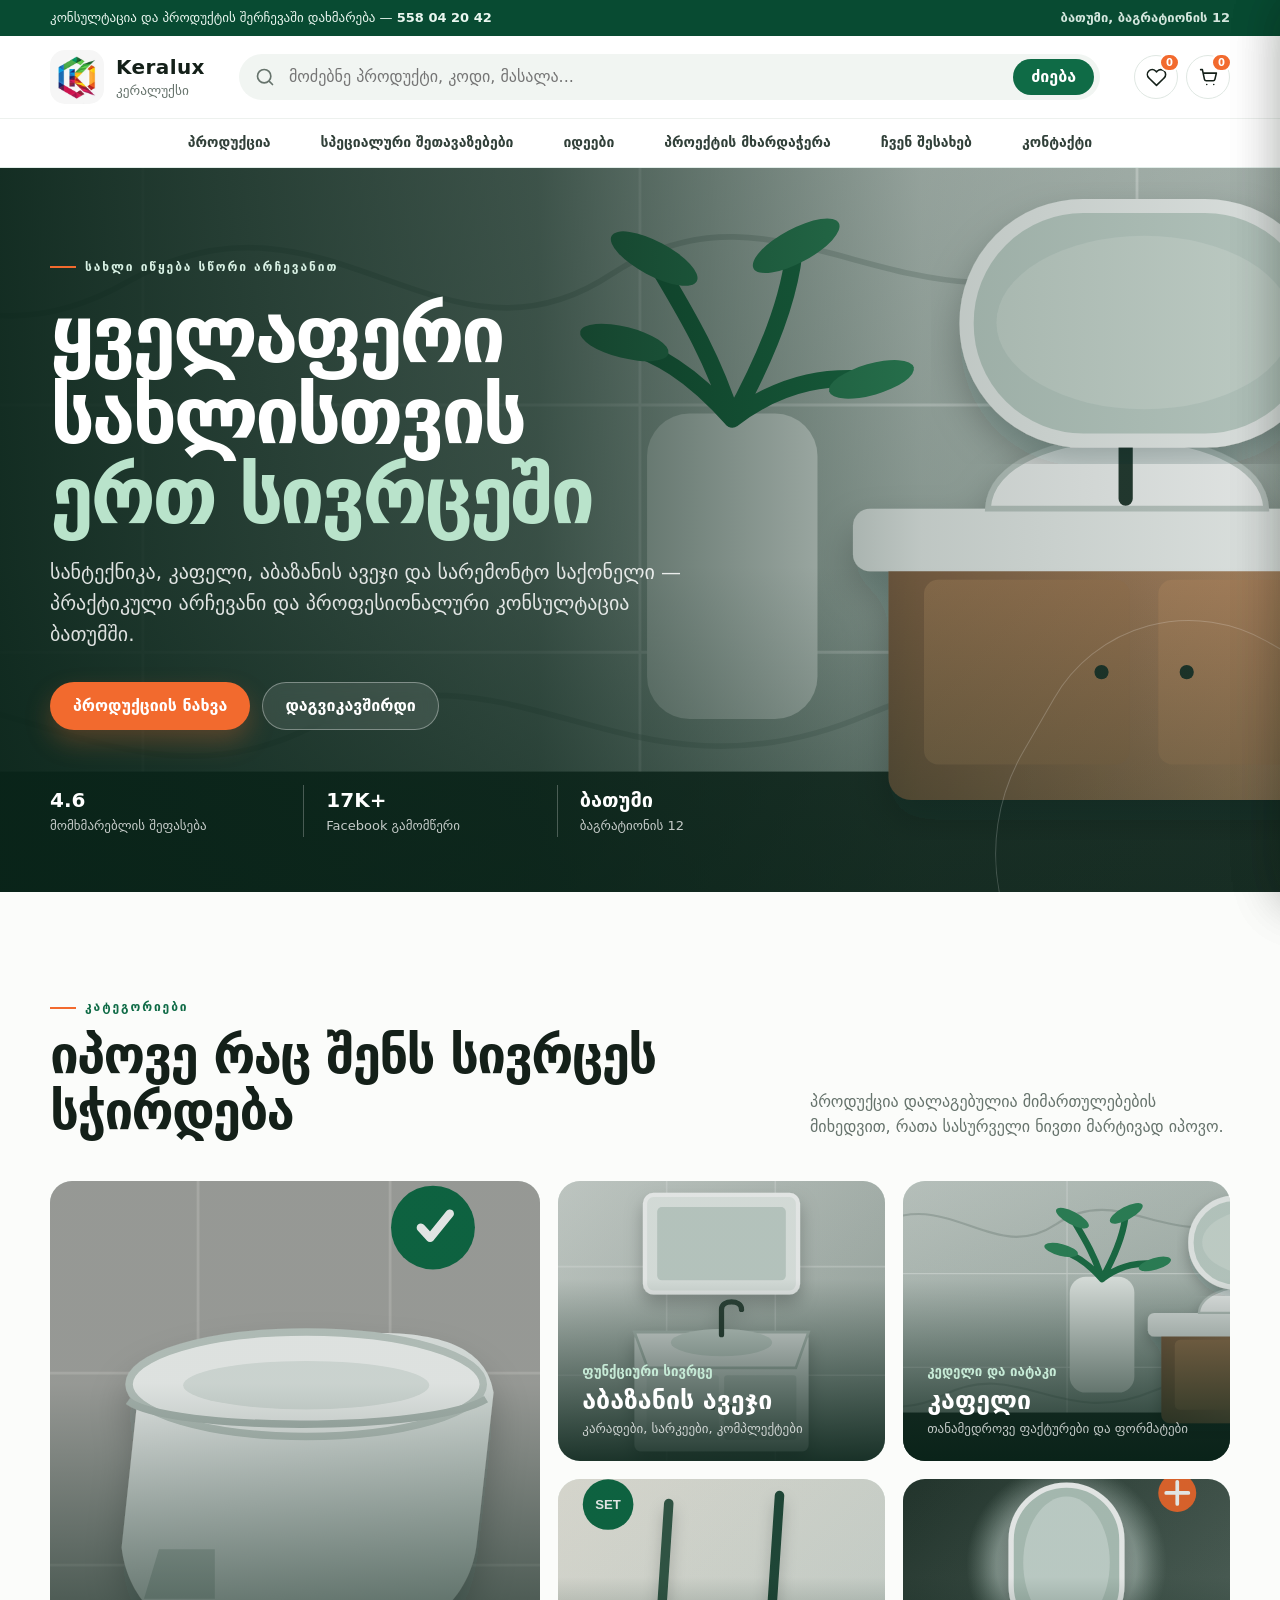
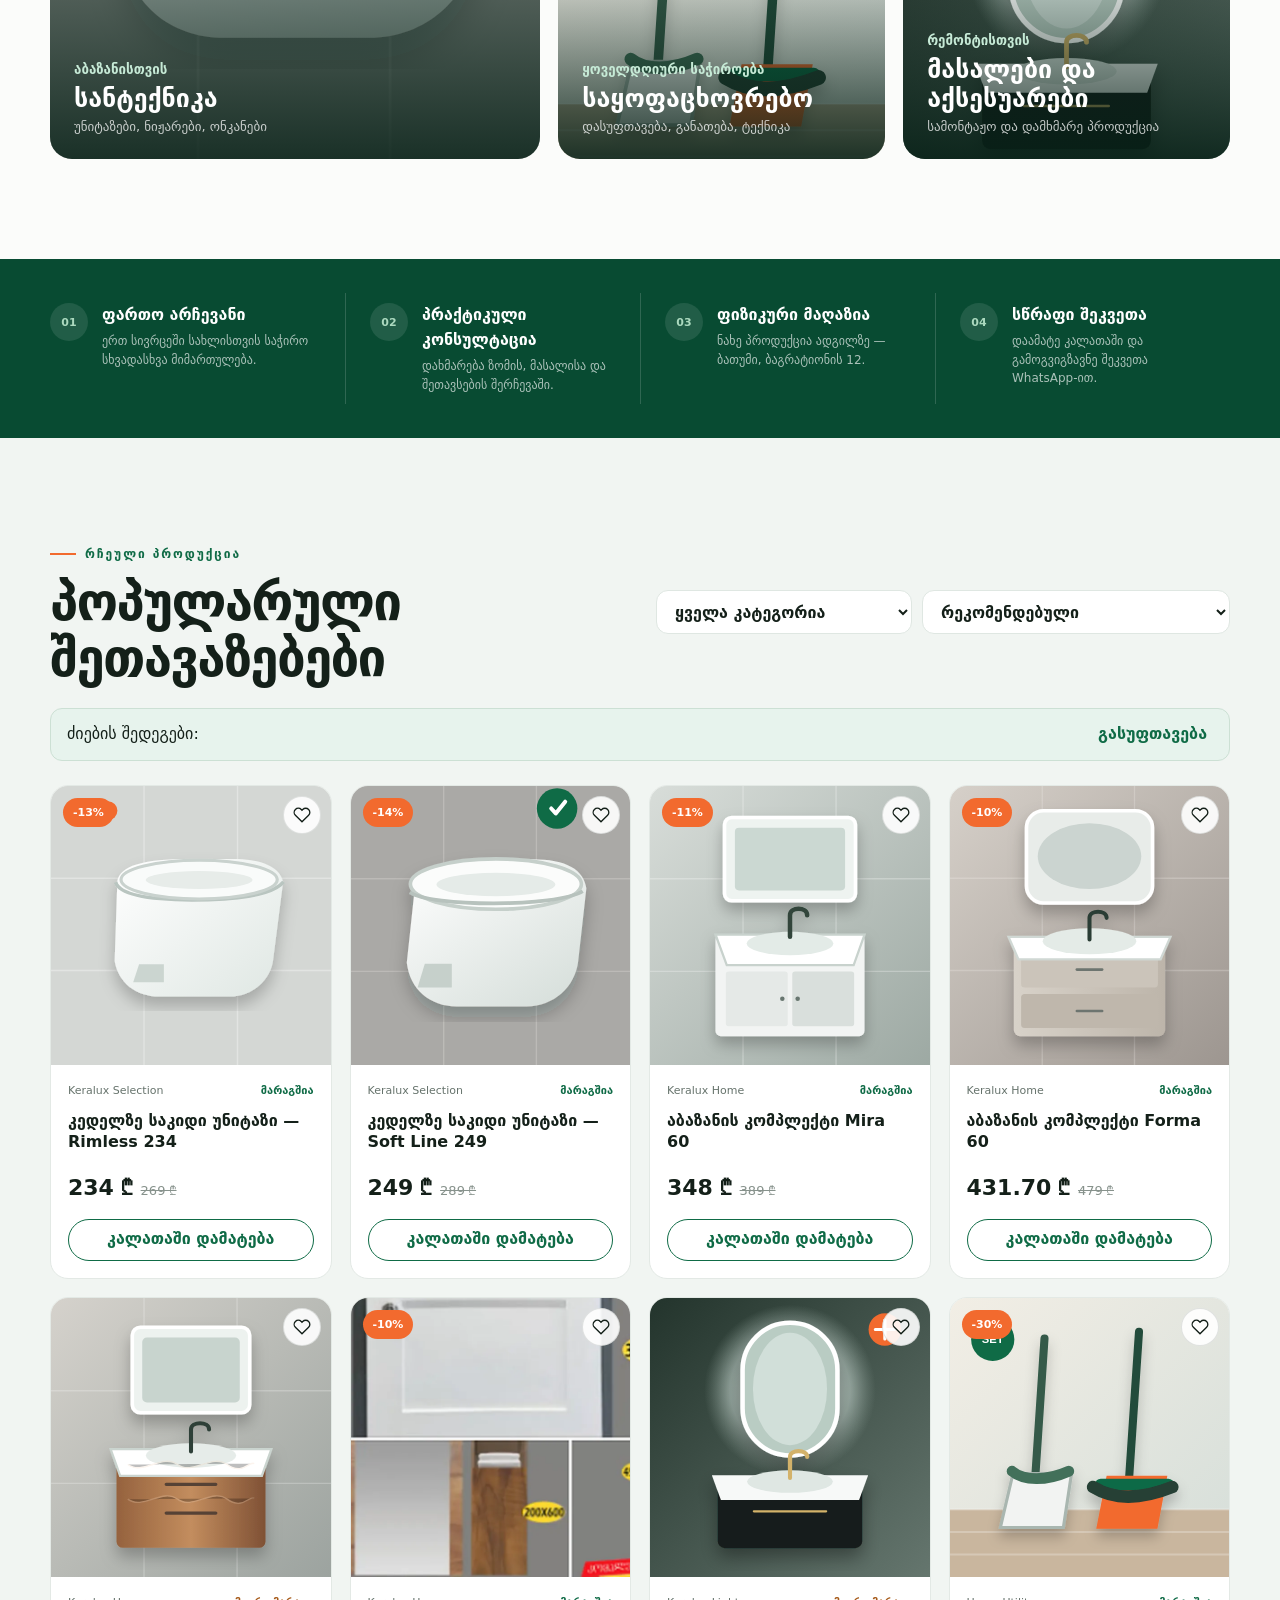
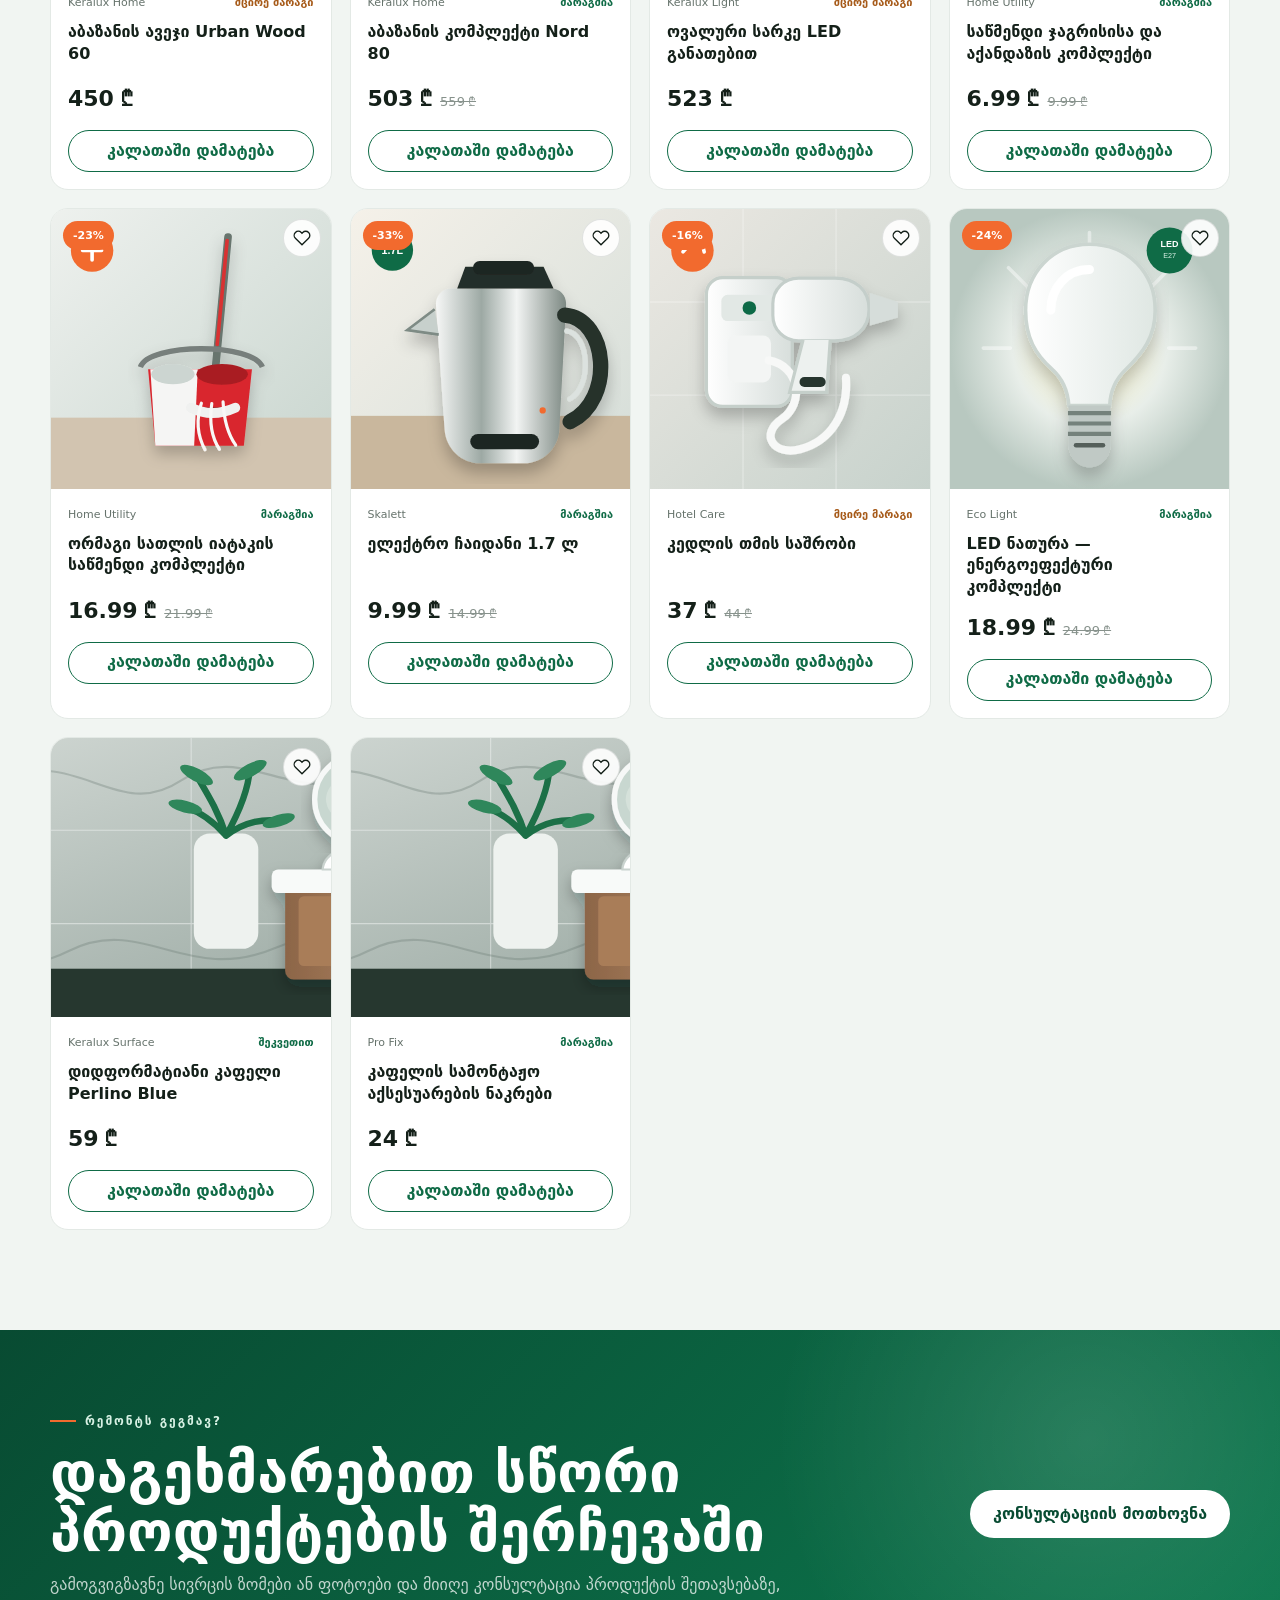
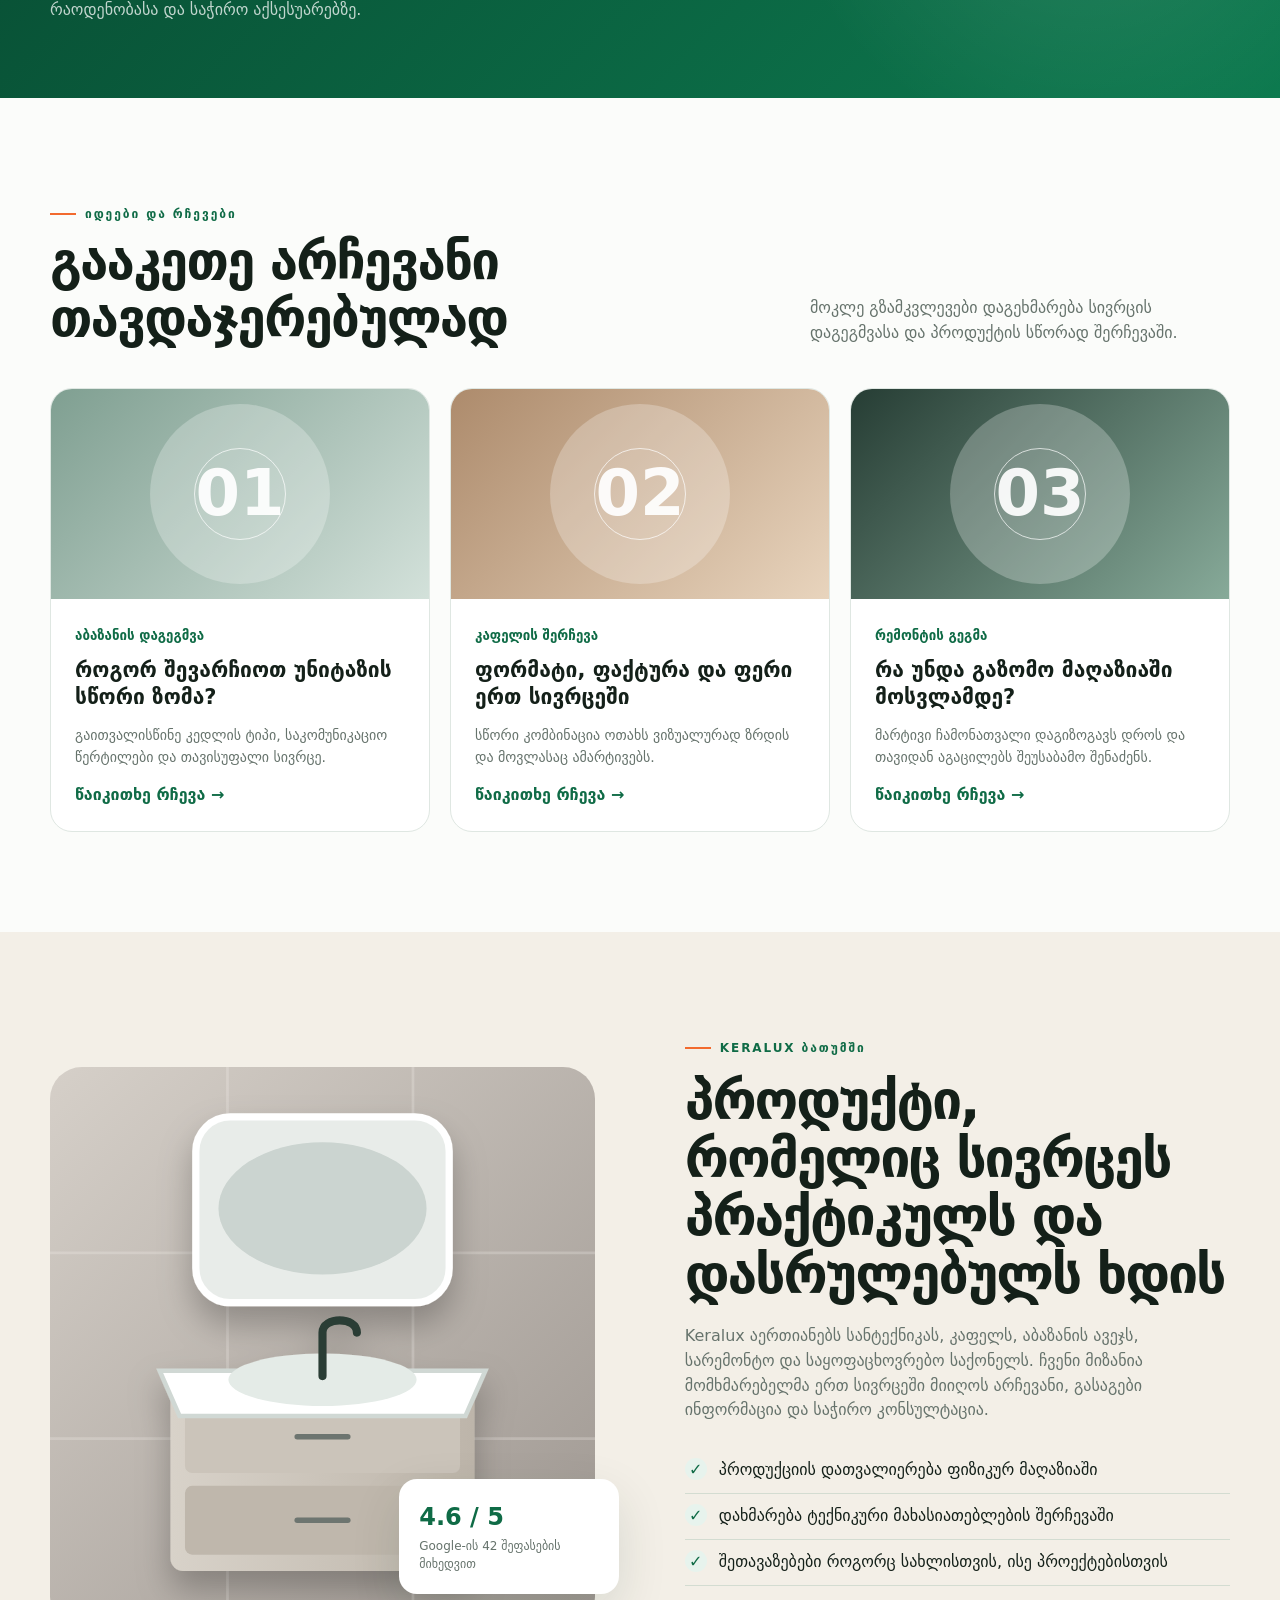
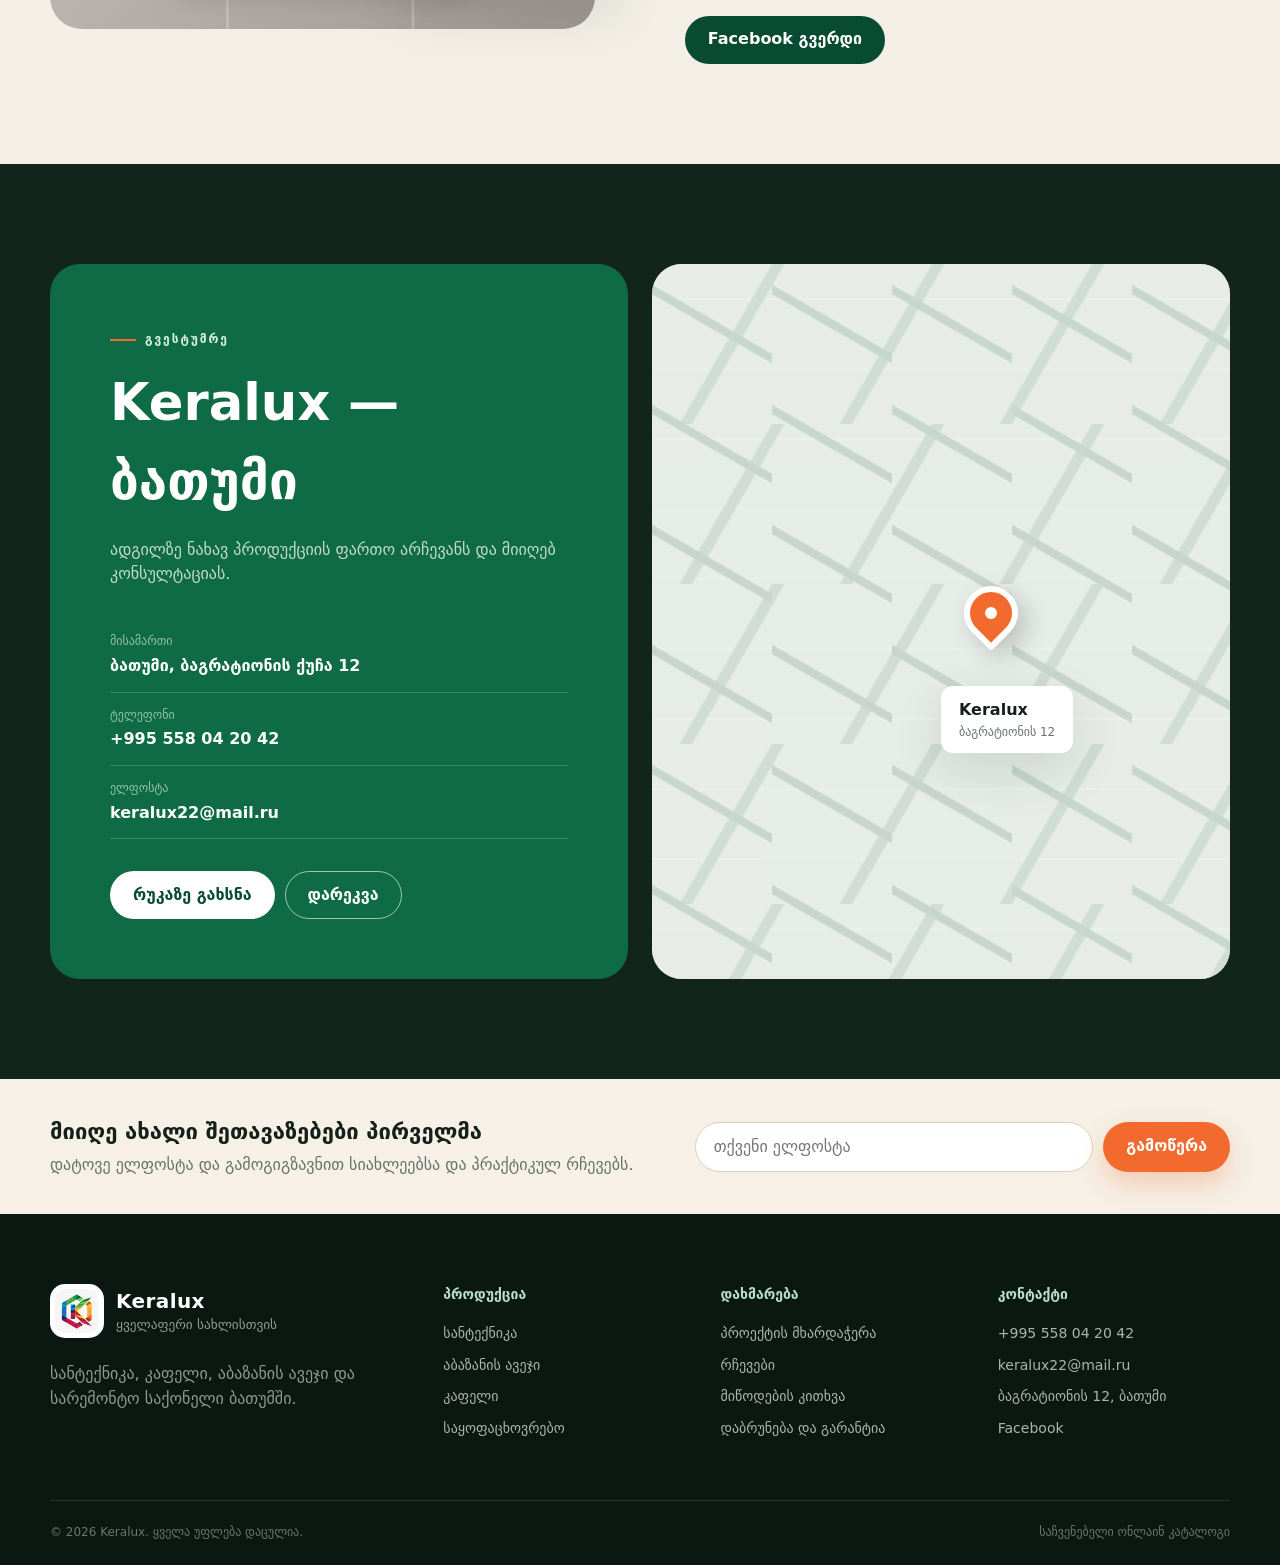
<file: index.html>
<!doctype html>
<html lang="ka">
<head>
  <meta charset="utf-8">
  <meta name="viewport" content="width=device-width, initial-scale=1">
  <meta name="theme-color" content="#0f6b46">
  <meta name="description" content="Keralux — სანტექნიკა, კაფელი, აბაზანის ავეჯი და სარემონტო საქონელი ბათუმში, ბაგრატიონის 12-ში.">
  <meta name="keywords" content="Keralux, კერალუქსი, სანტექნიკა ბათუმში, კაფელი, უნიტაზი, ნიჟარა, აბაზანის ავეჯი, სარემონტო მასალები">
  <meta property="og:title" content="Keralux — ყველაფერი სახლისთვის ერთ სივრცეში">
  <meta property="og:description" content="სანტექნიკა, კაფელი, აბაზანის ავეჯი და სარემონტო საქონელი ბათუმში.">
  <meta property="og:type" content="website">
  <meta property="og:image" content="assets/logo.svg">
  <title>Keralux — სანტექნიკა და სარემონტო საქონელი ბათუმში</title>
  <link rel="icon" href="assets/logo.svg" type="image/svg+xml">
  <link rel="manifest" href="manifest.webmanifest">
  <link rel="stylesheet" href="styles.css">
  <script type="application/ld+json">
  {
    "@context": "https://schema.org",
    "@type": "HomeAndConstructionBusiness",
    "name": "Keralux",
    "alternateName": "კერალუქსი",
    "image": "assets/logo.svg",
    "telephone": "+995558042042",
    "email": "keralux22@mail.ru",
    "priceRange": "₾",
    "address": {
      "@type": "PostalAddress",
      "streetAddress": "ბაგრატიონის ქუჩა 12",
      "addressLocality": "ბათუმი",
      "addressCountry": "GE"
    },
    "geo": {
      "@type": "GeoCoordinates",
      "latitude": 41.6393298,
      "longitude": 41.6513055
    },
    "sameAs": ["https://www.facebook.com/keraluxbatumi"]
  }
  </script>
</head>
<body>
  <a class="skip-link" href="#main">მთავარ შინაარსზე გადასვლა</a>

  <div class="announcement" role="region" aria-label="საინფორმაციო ზოლი">
    <div class="container announcement__inner">
      <p>კონსულტაცია და პროდუქტის შერჩევაში დახმარება — <a href="tel:+995558042042">558 04 20 42</a></p>
      <a class="announcement__map" href="https://maps.app.goo.gl/PQPqKfvnv5aGLSYRA" target="_blank" rel="noopener">ბათუმი, ბაგრატიონის 12</a>
    </div>
  </div>

  <header class="site-header" id="siteHeader">
    <div class="container header__row">
      <a class="brand" href="#top" aria-label="Keralux — მთავარი გვერდი">
        <img src="assets/logo.svg" alt="Keralux-ის ლოგო" width="56" height="56">
        <span><strong>Keralux</strong><small>კერალუქსი</small></span>
      </a>

      <form class="search" id="searchForm" role="search">
        <label class="sr-only" for="siteSearch">პროდუქტის ძიება</label>
        <svg aria-hidden="true" viewBox="0 0 24 24"><path d="m21 21-4.35-4.35m2.35-5.65a8 8 0 1 1-16 0 8 8 0 0 1 16 0Z"/></svg>
        <input id="siteSearch" type="search" autocomplete="off" placeholder="მოძებნე პროდუქტი, კოდი, მასალა...">
        <button type="submit">ძიება</button>
      </form>

      <div class="header__actions">
        <button class="icon-button" id="wishlistButton" aria-label="რჩეულები" aria-controls="wishlistPanel">
          <svg aria-hidden="true" viewBox="0 0 24 24"><path d="M20.8 4.6a5.5 5.5 0 0 0-7.8 0L12 5.6l-1-1a5.5 5.5 0 0 0-7.8 7.8l1 1L12 21l7.8-7.6 1-1a5.5 5.5 0 0 0 0-7.8Z"/></svg>
          <span class="badge" id="wishlistCount">0</span>
        </button>
        <button class="icon-button" id="cartButton" aria-label="კალათა" aria-controls="cartDrawer">
          <svg aria-hidden="true" viewBox="0 0 24 24"><path d="M3 3h2l2.4 11.2a2 2 0 0 0 2 1.6h7.9a2 2 0 0 0 2-1.6L21 7H7m3 13h.01M18 20h.01"/></svg>
          <span class="badge" id="cartCount">0</span>
        </button>
        <button class="menu-button" id="menuButton" aria-expanded="false" aria-controls="mobileMenu" aria-label="მენიუს გახსნა">
          <span></span><span></span><span></span>
        </button>
      </div>
    </div>

    <nav class="desktop-nav" aria-label="მთავარი ნავიგაცია">
      <div class="container nav__inner">
        <a href="#categories">პროდუქცია</a>
        <a href="#featured">სპეციალური შეთავაზებები</a>
        <a href="#ideas">იდეები</a>
        <a href="#projectSupport">პროექტის მხარდაჭერა</a>
        <a href="#about">ჩვენ შესახებ</a>
        <a href="#contact">კონტაქტი</a>
      </div>
    </nav>

    <nav class="mobile-nav" id="mobileMenu" aria-label="მობილური ნავიგაცია" hidden>
      <a href="#categories">პროდუქცია</a>
      <a href="#featured">შეთავაზებები</a>
      <a href="#ideas">იდეები</a>
      <a href="#projectSupport">პროექტის მხარდაჭერა</a>
      <a href="#about">ჩვენ შესახებ</a>
      <a href="#contact">კონტაქტი</a>
    </nav>
  </header>

  <main id="main">
    <section class="hero" id="top">
      <div class="hero__image" aria-hidden="true"></div>
      <div class="hero__overlay"></div>
      <div class="container hero__content">
        <span class="eyebrow">სახლი იწყება სწორი არჩევანით</span>
        <h1>ყველაფერი სახლისთვის<br><span>ერთ სივრცეში</span></h1>
        <p>სანტექნიკა, კაფელი, აბაზანის ავეჯი და სარემონტო საქონელი — პრაქტიკული არჩევანი და პროფესიონალური კონსულტაცია ბათუმში.</p>
        <div class="hero__actions">
          <a class="button button--primary" href="#featured">პროდუქციის ნახვა</a>
          <a class="button button--glass" href="tel:+995558042042">დაგვიკავშირდი</a>
        </div>
        <div class="hero__trust" aria-label="მთავარი უპირატესობები">
          <span><b>4.6</b> მომხმარებლის შეფასება</span>
          <span><b>17K+</b> Facebook გამომწერი</span>
          <span><b>ბათუმი</b> ბაგრატიონის 12</span>
        </div>
      </div>
    </section>

    <section class="section categories" id="categories">
      <div class="container">
        <div class="section-heading">
          <div><span class="eyebrow eyebrow--dark">კატეგორიები</span><h2>იპოვე რაც შენს სივრცეს სჭირდება</h2></div>
          <p>პროდუქცია დალაგებულია მიმართულებების მიხედვით, რათა სასურველი ნივთი მარტივად იპოვო.</p>
        </div>
        <div class="category-grid">
          <button class="category-card category-card--large" data-category="სანტექნიკა">
            <img src="assets/toilet-2.svg" alt="თანამედროვე უნიტაზი">
            <span class="category-card__content"><small>აბაზანისთვის</small><strong>სანტექნიკა</strong><em>უნიტაზები, ნიჟარები, ონკანები</em></span>
          </button>
          <button class="category-card" data-category="აბაზანის ავეჯი">
            <img src="assets/cabinet-1.svg" alt="აბაზანის ავეჯი და ნიჟარა">
            <span class="category-card__content"><small>ფუნქციური სივრცე</small><strong>აბაზანის ავეჯი</strong><em>კარადები, სარკეები, კომპლექტები</em></span>
          </button>
          <button class="category-card" data-category="კაფელი">
            <img src="assets/hero.svg" alt="კაფელით მოპირკეთებული ინტერიერი">
            <span class="category-card__content"><small>კედელი და იატაკი</small><strong>კაფელი</strong><em>თანამედროვე ფაქტურები და ფორმატები</em></span>
          </button>
          <button class="category-card" data-category="საყოფაცხოვრებო">
            <img src="assets/broom-set.svg" alt="საყოფაცხოვრებო ნივთები">
            <span class="category-card__content"><small>ყოველდღიური საჭიროება</small><strong>საყოფაცხოვრებო</strong><em>დასუფთავება, განათება, ტექნიკა</em></span>
          </button>
          <button class="category-card" data-category="სარემონტო მასალები">
            <img src="assets/cabinet-5.svg" alt="სარემონტო პროდუქცია">
            <span class="category-card__content"><small>რემონტისთვის</small><strong>მასალები და აქსესუარები</strong><em>სამონტაჟო და დამხმარე პროდუქცია</em></span>
          </button>
        </div>
      </div>
    </section>

    <section class="value-strip" aria-label="Keralux-ის უპირატესობები">
      <div class="container value-grid">
        <article><span>01</span><div><strong>ფართო არჩევანი</strong><p>ერთ სივრცეში სახლისთვის საჭირო სხვადასხვა მიმართულება.</p></div></article>
        <article><span>02</span><div><strong>პრაქტიკული კონსულტაცია</strong><p>დახმარება ზომის, მასალისა და შეთავსების შერჩევაში.</p></div></article>
        <article><span>03</span><div><strong>ფიზიკური მაღაზია</strong><p>ნახე პროდუქცია ადგილზე — ბათუმი, ბაგრატიონის 12.</p></div></article>
        <article><span>04</span><div><strong>სწრაფი შეკვეთა</strong><p>დაამატე კალათაში და გამოგვიგზავნე შეკვეთა WhatsApp-ით.</p></div></article>
      </div>
    </section>

    <section class="section products-section" id="featured">
      <div class="container">
        <div class="section-heading section-heading--products">
          <div><span class="eyebrow eyebrow--dark">რჩეული პროდუქცია</span><h2>პოპულარული შეთავაზებები</h2></div>
          <div class="product-controls">
            <label for="categoryFilter" class="sr-only">კატეგორიის ფილტრი</label>
            <select id="categoryFilter">
              <option value="all">ყველა კატეგორია</option>
              <option value="სანტექნიკა">სანტექნიკა</option>
              <option value="აბაზანის ავეჯი">აბაზანის ავეჯი</option>
              <option value="კაფელი">კაფელი</option>
              <option value="საყოფაცხოვრებო">საყოფაცხოვრებო</option>
              <option value="სარემონტო მასალები">სარემონტო მასალები</option>
            </select>
            <label for="sortProducts" class="sr-only">დალაგება</label>
            <select id="sortProducts">
              <option value="recommended">რეკომენდებული</option>
              <option value="price-asc">ფასი: დაბლიდან</option>
              <option value="price-desc">ფასი: მაღლიდან</option>
              <option value="discount">ყველაზე დიდი ფასდაკლება</option>
            </select>
          </div>
        </div>
        <div class="active-search" id="activeSearch" hidden>
          <span>ძიების შედეგები: <strong id="activeSearchTerm"></strong></span>
          <button id="clearSearch">გასუფთავება</button>
        </div>
        <div class="product-grid" id="productGrid" aria-live="polite"></div>
        <div class="empty-state" id="emptyState" hidden>
          <strong>პროდუქტი ვერ მოიძებნა</strong>
          <p>სცადე სხვა სიტყვა ან გაასუფთავე ფილტრები.</p>
          <button class="button button--dark" id="resetFilters">ყველა პროდუქტის ნახვა</button>
        </div>
      </div>
    </section>

    <section class="project-banner" id="projectSupport">
      <div class="container project-banner__inner">
        <div>
          <span class="eyebrow">რემონტს გეგმავ?</span>
          <h2>დაგეხმარებით სწორი პროდუქტების შერჩევაში</h2>
          <p>გამოგვიგზავნე სივრცის ზომები ან ფოტოები და მიიღე კონსულტაცია პროდუქტის შეთავსებაზე, რაოდენობასა და საჭირო აქსესუარებზე.</p>
        </div>
        <button class="button button--light" id="projectButton">კონსულტაციის მოთხოვნა</button>
      </div>
    </section>

    <section class="section ideas" id="ideas">
      <div class="container">
        <div class="section-heading">
          <div><span class="eyebrow eyebrow--dark">იდეები და რჩევები</span><h2>გააკეთე არჩევანი თავდაჯერებულად</h2></div>
          <p>მოკლე გზამკვლევები დაგეხმარება სივრცის დაგეგმვასა და პროდუქტის სწორად შერჩევაში.</p>
        </div>
        <div class="ideas-grid">
          <article class="idea-card">
            <div class="idea-card__visual idea-card__visual--bath"><span>01</span></div>
            <div><small>აბაზანის დაგეგმვა</small><h3>როგორ შევარჩიოთ უნიტაზის სწორი ზომა?</h3><p>გაითვალისწინე კედლის ტიპი, საკომუნიკაციო წერტილები და თავისუფალი სივრცე.</p><button class="text-link" data-guide="toilet">წაიკითხე რჩევა →</button></div>
          </article>
          <article class="idea-card">
            <div class="idea-card__visual idea-card__visual--tile"><span>02</span></div>
            <div><small>კაფელის შერჩევა</small><h3>ფორმატი, ფაქტურა და ფერი ერთ სივრცეში</h3><p>სწორი კომბინაცია ოთახს ვიზუალურად ზრდის და მოვლასაც ამარტივებს.</p><button class="text-link" data-guide="tile">წაიკითხე რჩევა →</button></div>
          </article>
          <article class="idea-card">
            <div class="idea-card__visual idea-card__visual--project"><span>03</span></div>
            <div><small>რემონტის გეგმა</small><h3>რა უნდა გაზომო მაღაზიაში მოსვლამდე?</h3><p>მარტივი ჩამონათვალი დაგიზოგავს დროს და თავიდან აგაცილებს შეუსაბამო შენაძენს.</p><button class="text-link" data-guide="measure">წაიკითხე რჩევა →</button></div>
          </article>
        </div>
      </div>
    </section>

    <section class="section about" id="about">
      <div class="container about__grid">
        <div class="about__media">
          <img src="assets/cabinet-2.svg" alt="Keralux-ის აბაზანის ავეჯის კოლექცია">
          <div class="about__rating"><strong>4.6 / 5</strong><span>Google-ის 42 შეფასების მიხედვით</span></div>
        </div>
        <div class="about__content">
          <span class="eyebrow eyebrow--dark">Keralux ბათუმში</span>
          <h2>პროდუქტი, რომელიც სივრცეს პრაქტიკულს და დასრულებულს ხდის</h2>
          <p>Keralux აერთიანებს სანტექნიკას, კაფელს, აბაზანის ავეჯს, სარემონტო და საყოფაცხოვრებო საქონელს. ჩვენი მიზანია მომხმარებელმა ერთ სივრცეში მიიღოს არჩევანი, გასაგები ინფორმაცია და საჭირო კონსულტაცია.</p>
          <ul>
            <li>პროდუქციის დათვალიერება ფიზიკურ მაღაზიაში</li>
            <li>დახმარება ტექნიკური მახასიათებლების შერჩევაში</li>
            <li>შეთავაზებები როგორც სახლისთვის, ისე პროექტებისთვის</li>
          </ul>
          <a class="button button--dark" href="https://www.facebook.com/keraluxbatumi?_rdr" target="_blank" rel="noopener">Facebook გვერდი</a>
        </div>
      </div>
    </section>

    <section class="contact-section" id="contact">
      <div class="container contact-grid">
        <div class="contact-card contact-card--main">
          <span class="eyebrow">გვესტუმრე</span>
          <h2>Keralux — ბათუმი</h2>
          <p>ადგილზე ნახავ პროდუქციის ფართო არჩევანს და მიიღებ კონსულტაციას.</p>
          <dl>
            <div><dt>მისამართი</dt><dd>ბათუმი, ბაგრატიონის ქუჩა 12</dd></div>
            <div><dt>ტელეფონი</dt><dd><a href="tel:+995558042042">+995 558 04 20 42</a></dd></div>
            <div><dt>ელფოსტა</dt><dd><a href="mailto:keralux22@mail.ru">keralux22@mail.ru</a></dd></div>
          </dl>
          <div class="contact-card__actions">
            <a class="button button--light" href="https://maps.app.goo.gl/PQPqKfvnv5aGLSYRA" target="_blank" rel="noopener">რუკაზე გახსნა</a>
            <a class="button button--outline-light" href="tel:+995558042042">დარეკვა</a>
          </div>
        </div>
        <div class="contact-card contact-card--map" aria-label="მაღაზიის მდებარეობის ვიზუალური რუკა">
          <div class="map-grid" aria-hidden="true"></div>
          <div class="map-pin" aria-hidden="true"><span></span></div>
          <div class="map-label"><strong>Keralux</strong><span>ბაგრატიონის 12</span></div>
        </div>
      </div>
    </section>

    <section class="newsletter">
      <div class="container newsletter__inner">
        <div><strong>მიიღე ახალი შეთავაზებები პირველმა</strong><p>დატოვე ელფოსტა და გამოგიგზავნით სიახლეებსა და პრაქტიკულ რჩევებს.</p></div>
        <form id="newsletterForm"><label class="sr-only" for="newsletterEmail">ელფოსტა</label><input id="newsletterEmail" type="email" required placeholder="თქვენი ელფოსტა"><button class="button button--primary" type="submit">გამოწერა</button></form>
      </div>
    </section>
  </main>

  <footer class="footer">
    <div class="container footer__grid">
      <div class="footer__brand">
        <a class="brand brand--footer" href="#top"><img src="assets/logo.svg" alt="" width="64" height="64"><span><strong>Keralux</strong><small>ყველაფერი სახლისთვის</small></span></a>
        <p>სანტექნიკა, კაფელი, აბაზანის ავეჯი და სარემონტო საქონელი ბათუმში.</p>
      </div>
      <div><h3>პროდუქცია</h3><a href="#featured" data-footer-category="სანტექნიკა">სანტექნიკა</a><a href="#featured" data-footer-category="აბაზანის ავეჯი">აბაზანის ავეჯი</a><a href="#featured" data-footer-category="კაფელი">კაფელი</a><a href="#featured" data-footer-category="საყოფაცხოვრებო">საყოფაცხოვრებო</a></div>
      <div><h3>დახმარება</h3><a href="#projectSupport">პროექტის მხარდაჭერა</a><a href="#ideas">რჩევები</a><a href="#contact">მიწოდების კითხვა</a><a href="#contact">დაბრუნება და გარანტია</a></div>
      <div><h3>კონტაქტი</h3><a href="tel:+995558042042">+995 558 04 20 42</a><a href="mailto:keralux22@mail.ru">keralux22@mail.ru</a><a href="https://maps.app.goo.gl/PQPqKfvnv5aGLSYRA" target="_blank" rel="noopener">ბაგრატიონის 12, ბათუმი</a><a href="https://www.facebook.com/keraluxbatumi?_rdr" target="_blank" rel="noopener">Facebook</a></div>
    </div>
    <div class="container footer__bottom"><span>© <span id="currentYear"></span> Keralux. ყველა უფლება დაცულია.</span><span>საჩვენებელი ონლაინ კატალოგი</span></div>
  </footer>

  <div class="overlay" id="overlay" hidden></div>

  <aside class="drawer" id="cartDrawer" aria-labelledby="cartTitle" aria-hidden="true">
    <div class="drawer__header"><div><small>შენი არჩევანი</small><h2 id="cartTitle">კალათა</h2></div><button class="close-button" data-close="cart" aria-label="კალათის დახურვა">×</button></div>
    <div class="drawer__body" id="cartItems"></div>
    <div class="drawer__footer">
      <div class="cart-total"><span>ჯამი</span><strong id="cartTotal">0 ₾</strong></div>
      <button class="button button--primary button--full" id="checkoutButton">შეკვეთის გაფორმება</button>
      <small>შეკვეთა გაიგზავნება WhatsApp-ით დასადასტურებლად.</small>
    </div>
  </aside>

  <aside class="drawer" id="wishlistPanel" aria-labelledby="wishlistTitle" aria-hidden="true">
    <div class="drawer__header"><div><small>შენახული პროდუქცია</small><h2 id="wishlistTitle">რჩეულები</h2></div><button class="close-button" data-close="wishlist" aria-label="რჩეულების დახურვა">×</button></div>
    <div class="drawer__body" id="wishlistItems"></div>
  </aside>

  <dialog class="modal product-modal" id="productModal">
    <button class="modal__close" aria-label="ფანჯრის დახურვა">×</button>
    <div id="productModalContent"></div>
  </dialog>

  <dialog class="modal checkout-modal" id="checkoutModal">
    <button class="modal__close" aria-label="ფანჯრის დახურვა">×</button>
    <div class="modal__heading"><small>სწრაფი შეკვეთა</small><h2>საკონტაქტო ინფორმაცია</h2><p>შეავსე მონაცემები და შეკვეთის დეტალები WhatsApp-ში გაიხსნება.</p></div>
    <form id="checkoutForm" class="form-grid">
      <label><span>სახელი და გვარი</span><input name="name" required autocomplete="name"></label>
      <label><span>ტელეფონი</span><input name="phone" type="tel" required autocomplete="tel" placeholder="5XX XX XX XX"></label>
      <label class="form-grid__wide"><span>მისამართი ან შეკვეთის შენიშვნა</span><textarea name="note" rows="3" placeholder="მაგ: ბათუმი, მისამართი... ან ადგილზე გატანა"></textarea></label>
      <button class="button button--primary form-grid__wide" type="submit">WhatsApp-ით გაგზავნა</button>
    </form>
  </dialog>

  <dialog class="modal info-modal" id="infoModal">
    <button class="modal__close" aria-label="ფანჯრის დახურვა">×</button>
    <div id="infoModalContent"></div>
  </dialog>

  <div class="toast" id="toast" role="status" aria-live="polite"></div>

  <script src="app.js" defer></script>
</body>
</html>
</file>
<file: styles.css>
:root {
  --green: #0f6b46;
  --green-dark: #084b32;
  --green-soft: #e7f3ed;
  --orange: #f26a2e;
  --ink: #142019;
  --muted: #66736c;
  --line: #dfe7e2;
  --paper: #fbfcfa;
  --white: #fff;
  --sand: #f3efe7;
  --danger: #c83c2f;
  --shadow: 0 18px 50px rgba(16, 50, 35, .12);
  --radius: 22px;
  --container: min(1180px, calc(100% - 40px));
}

* { box-sizing: border-box; }
html { scroll-behavior: smooth; }
body { margin: 0; color: var(--ink); background: var(--paper); font-family: system-ui, -apple-system, BlinkMacSystemFont, "Segoe UI", "Noto Sans Georgian", Arial, sans-serif; line-height: 1.55; }
img { max-width: 100%; display: block; }
button, input, select, textarea { font: inherit; }
button, a { -webkit-tap-highlight-color: transparent; }
a { color: inherit; text-decoration: none; }
button { color: inherit; }
.container { width: var(--container); margin-inline: auto; }
.sr-only { position: absolute!important; width: 1px!important; height: 1px!important; padding: 0!important; margin: -1px!important; overflow: hidden!important; clip: rect(0,0,0,0)!important; white-space: nowrap!important; border: 0!important; }
.skip-link { position: fixed; top: 8px; left: 8px; z-index: 9999; padding: 10px 14px; background: var(--ink); color: white; border-radius: 8px; transform: translateY(-150%); }
.skip-link:focus { transform: translateY(0); }
:focus-visible { outline: 3px solid #ffb77a; outline-offset: 3px; }

.announcement { background: var(--green-dark); color: #eaf7f0; font-size: 13px; }
.announcement__inner { min-height: 36px; display: flex; align-items: center; justify-content: space-between; gap: 20px; }
.announcement p { margin: 0; }
.announcement a { font-weight: 700; }
.announcement__map { opacity: .9; }

.site-header { position: sticky; top: 0; z-index: 80; background: rgba(255,255,255,.96); backdrop-filter: blur(16px); border-bottom: 1px solid rgba(15,107,70,.12); transition: box-shadow .2s ease; }
.site-header.is-scrolled { box-shadow: 0 10px 30px rgba(16, 50, 35, .08); }
.header__row { min-height: 82px; display: grid; grid-template-columns: auto minmax(320px, 1fr) auto; align-items: center; gap: 34px; }
.brand { display: inline-flex; align-items: center; gap: 12px; min-width: max-content; }
.brand img { width: 54px; height: 54px; object-fit: contain; border-radius: 15px; }
.brand span { display: grid; line-height: 1.15; }
.brand strong { font-size: 20px; letter-spacing: .02em; }
.brand small { color: var(--muted); margin-top: 4px; }
.search { height: 46px; display: grid; grid-template-columns: 22px 1fr auto; align-items: center; gap: 10px; padding-left: 15px; background: #f1f5f2; border: 1px solid transparent; border-radius: 999px; transition: .2s ease; }
.search:focus-within { background: white; border-color: var(--green); box-shadow: 0 0 0 4px var(--green-soft); }
.search svg { width: 20px; fill: none; stroke: var(--muted); stroke-width: 2; stroke-linecap: round; }
.search input { min-width: 0; border: 0; outline: 0; background: transparent; color: var(--ink); }
.search button { height: 36px; padding: 0 18px; margin-right: 5px; border: 0; border-radius: 999px; background: var(--green); color: white; font-weight: 800; cursor: pointer; }
.header__actions { display: flex; align-items: center; gap: 8px; }
.icon-button { position: relative; width: 44px; height: 44px; border: 1px solid var(--line); background: white; border-radius: 50%; display: grid; place-items: center; cursor: pointer; }
.icon-button svg { width: 21px; fill: none; stroke: var(--ink); stroke-width: 1.8; stroke-linecap: round; stroke-linejoin: round; }
.badge { position: absolute; top: -3px; right: -3px; min-width: 19px; height: 19px; padding-inline: 5px; display: grid; place-items: center; background: var(--orange); color: white; border: 2px solid white; border-radius: 999px; font-size: 10px; font-weight: 900; }
.menu-button { display: none; width: 44px; height: 44px; border: 0; background: var(--green-soft); border-radius: 12px; padding: 11px; cursor: pointer; }
.menu-button span { display: block; height: 2px; background: var(--green-dark); margin: 4px 0; border-radius: 2px; }
.desktop-nav { border-top: 1px solid #edf1ee; }
.nav__inner { min-height: 48px; display: flex; align-items: center; justify-content: center; gap: clamp(22px, 4vw, 50px); }
.nav__inner a { font-size: 14px; font-weight: 700; color: #314039; }
.nav__inner a:hover { color: var(--green); }
.mobile-nav { padding: 10px 20px 20px; background: white; border-top: 1px solid var(--line); }
.mobile-nav a { display: block; padding: 13px 0; border-bottom: 1px solid #eef2ef; font-weight: 700; }

.hero { position: relative; min-height: 650px; overflow: hidden; background: #1d382d; color: white; isolation: isolate; }
.hero__image { position: absolute; inset: 0; background: url('assets/hero.svg') center/cover no-repeat; transform: scale(1.02); z-index: -3; }
.hero__overlay { position: absolute; inset: 0; background: linear-gradient(90deg, rgba(8,35,24,.94) 0%, rgba(8,35,24,.72) 42%, rgba(8,35,24,.24) 72%, rgba(8,35,24,.12) 100%), linear-gradient(0deg, rgba(8,35,24,.4), transparent 45%); z-index: -2; }
.hero::after { content: ""; position: absolute; width: 420px; height: 420px; right: -140px; bottom: -170px; border: 1px solid rgba(255,255,255,.2); border-radius: 40% 60% 48% 52%; transform: rotate(30deg); }
.hero__content { min-height: 650px; display: flex; flex-direction: column; justify-content: center; align-items: flex-start; padding-block: 90px 55px; }
.eyebrow { display: inline-flex; align-items: center; gap: 9px; font-size: 12px; font-weight: 900; letter-spacing: .16em; text-transform: uppercase; color: #d8f1e4; }
.eyebrow::before { content: ""; width: 26px; height: 2px; background: var(--orange); }
.eyebrow--dark { color: var(--green); }
.hero h1 { max-width: 780px; margin: 18px 0 20px; font-size: clamp(48px, 6.2vw, 86px); line-height: 1.02; letter-spacing: -.045em; }
.hero h1 span { color: #b9e3cb; }
.hero__content > p { max-width: 650px; margin: 0; color: rgba(255,255,255,.86); font-size: clamp(16px, 1.8vw, 20px); }
.hero__actions { display: flex; flex-wrap: wrap; gap: 12px; margin-top: 32px; }
.button { min-height: 48px; display: inline-flex; align-items: center; justify-content: center; gap: 8px; padding: 0 22px; border: 1px solid transparent; border-radius: 999px; font-weight: 900; cursor: pointer; transition: transform .18s ease, box-shadow .18s ease, background .18s ease; }
.button:hover { transform: translateY(-2px); }
.button--primary { background: var(--orange); color: white; box-shadow: 0 12px 26px rgba(242,106,46,.28); }
.button--primary:hover { background: #df581f; }
.button--glass { background: rgba(255,255,255,.1); border-color: rgba(255,255,255,.35); color: white; backdrop-filter: blur(8px); }
.button--dark { background: var(--green-dark); color: white; }
.button--light { background: white; color: var(--green-dark); }
.button--outline-light { background: transparent; border-color: rgba(255,255,255,.6); color: white; }
.button--full { width: 100%; }
.hero__trust { width: min(760px, 100%); display: grid; grid-template-columns: repeat(3, 1fr); margin-top: auto; padding-top: 55px; }
.hero__trust span { padding: 0 22px; border-left: 1px solid rgba(255,255,255,.25); color: rgba(255,255,255,.76); font-size: 13px; }
.hero__trust span:first-child { padding-left: 0; border-left: 0; }
.hero__trust b { display: block; color: white; font-size: 20px; }

.section { padding: 100px 0; }
.section-heading { display: flex; align-items: end; justify-content: space-between; gap: 40px; margin-bottom: 42px; }
.section-heading h2 { max-width: 720px; margin: 10px 0 0; font-size: clamp(32px, 4vw, 52px); line-height: 1.1; letter-spacing: -.035em; }
.section-heading > p { max-width: 420px; margin: 0; color: var(--muted); }
.category-grid { display: grid; grid-template-columns: 1.2fr .8fr .8fr; grid-auto-rows: 280px; gap: 18px; }
.category-card { position: relative; padding: 0; overflow: hidden; border: 0; border-radius: var(--radius); background: #dce8e1; cursor: pointer; text-align: left; color: white; isolation: isolate; }
.category-card--large { grid-row: span 2; }
.category-card img { width: 100%; height: 100%; object-fit: cover; transition: transform .5s ease; }
.category-card::after { content: ""; position: absolute; inset: 0; background: linear-gradient(0deg, rgba(6,32,22,.88) 0%, rgba(6,32,22,.12) 65%); z-index: 1; }
.category-card:hover img { transform: scale(1.045); }
.category-card__content { position: absolute; left: 24px; right: 24px; bottom: 22px; z-index: 2; display: grid; }
.category-card__content small { color: #c6ead6; font-weight: 800; }
.category-card__content strong { font-size: 25px; line-height: 1.15; margin: 4px 0; }
.category-card__content em { color: rgba(255,255,255,.75); font-style: normal; font-size: 13px; }

.value-strip { padding: 34px 0; background: var(--green-dark); color: white; }
.value-grid { display: grid; grid-template-columns: repeat(4, 1fr); }
.value-grid article { display: grid; grid-template-columns: auto 1fr; gap: 14px; padding: 10px 24px; border-left: 1px solid rgba(255,255,255,.16); }
.value-grid article:first-child { padding-left: 0; border-left: 0; }
.value-grid article > span { width: 38px; height: 38px; display: grid; place-items: center; background: rgba(255,255,255,.1); border-radius: 50%; color: #acd9bf; font-size: 11px; font-weight: 900; }
.value-grid strong { display: block; margin-bottom: 4px; }
.value-grid p { margin: 0; color: rgba(255,255,255,.66); font-size: 12px; }

.products-section { background: #f1f5f2; }
.section-heading--products { align-items: center; }
.product-controls { display: flex; gap: 10px; }
.product-controls select { height: 44px; padding: 0 38px 0 14px; border: 1px solid var(--line); border-radius: 12px; background: white; color: var(--ink); font-weight: 700; }
.active-search { margin: -20px 0 24px; padding: 12px 16px; border: 1px solid #cce0d4; background: var(--green-soft); border-radius: 12px; display: flex; justify-content: space-between; align-items: center; }
.active-search button { border: 0; background: transparent; color: var(--green); font-weight: 900; cursor: pointer; }
.product-grid { display: grid; grid-template-columns: repeat(4, minmax(0,1fr)); gap: 18px; }
.product-card { min-width: 0; background: white; border: 1px solid #e3e9e5; border-radius: 18px; overflow: hidden; transition: transform .2s ease, box-shadow .2s ease; }
.product-card:hover { transform: translateY(-5px); box-shadow: var(--shadow); }
.product-card__media { position: relative; aspect-ratio: 1/1; background: #ecefeb; overflow: hidden; }
.product-card__media img { width: 100%; height: 100%; object-fit: cover; transition: transform .45s ease; }
.product-card:hover .product-card__media img { transform: scale(1.035); }
.product-card__badge { position: absolute; top: 12px; left: 12px; padding: 6px 10px; background: var(--orange); color: white; border-radius: 999px; font-size: 11px; font-weight: 900; }
.product-card__favorite { position: absolute; top: 10px; right: 10px; width: 38px; height: 38px; display: grid; place-items: center; border: 1px solid rgba(20,32,25,.12); background: rgba(255,255,255,.9); border-radius: 50%; cursor: pointer; }
.product-card__favorite svg { width: 18px; fill: none; stroke: var(--ink); stroke-width: 1.8; }
.product-card__favorite.is-active svg { fill: var(--orange); stroke: var(--orange); }
.product-card__quick { position: absolute; left: 12px; right: 12px; bottom: 12px; min-height: 38px; border: 0; border-radius: 999px; background: rgba(8,75,50,.92); color: white; font-weight: 800; opacity: 0; transform: translateY(10px); transition: .2s ease; cursor: pointer; }
.product-card:hover .product-card__quick, .product-card__quick:focus-visible { opacity: 1; transform: translateY(0); }
.product-card__body { padding: 17px; }
.product-card__meta { display: flex; justify-content: space-between; gap: 10px; color: var(--muted); font-size: 11px; }
.stock { color: var(--green); font-weight: 800; }
.stock--low { color: #a65a19; }
.product-card h3 { min-height: 48px; margin: 10px 0 13px; font-size: 16px; line-height: 1.35; }
.product-card__price { display: flex; align-items: baseline; gap: 8px; margin-bottom: 14px; }
.product-card__price strong { font-size: 22px; }
.product-card__price del { color: #87928c; font-size: 13px; }
.product-card__add { width: 100%; min-height: 42px; border: 1px solid var(--green); background: white; color: var(--green); border-radius: 999px; font-weight: 900; cursor: pointer; }
.product-card__add:hover { background: var(--green); color: white; }
.empty-state { padding: 60px 20px; text-align: center; background: white; border: 1px dashed #b8c8bf; border-radius: var(--radius); }
.empty-state strong { font-size: 24px; }
.empty-state p { color: var(--muted); }

.project-banner { padding: 75px 0; color: white; background: radial-gradient(circle at 85% 30%, rgba(255,255,255,.12), transparent 28%), linear-gradient(135deg, var(--green-dark), #0d7a4f); }
.project-banner__inner { display: grid; grid-template-columns: minmax(0,1fr) auto; gap: 50px; align-items: center; }
.project-banner h2 { max-width: 760px; margin: 12px 0; font-size: clamp(34px, 4.5vw, 56px); line-height: 1.06; }
.project-banner p { max-width: 760px; margin: 0; color: rgba(255,255,255,.75); }

.ideas-grid { display: grid; grid-template-columns: repeat(3, 1fr); gap: 20px; }
.idea-card { overflow: hidden; background: white; border: 1px solid var(--line); border-radius: var(--radius); }
.idea-card__visual { min-height: 210px; display: grid; place-items: center; position: relative; overflow: hidden; }
.idea-card__visual::before, .idea-card__visual::after { content: ""; position: absolute; border-radius: 50%; }
.idea-card__visual::before { width: 180px; height: 180px; background: rgba(255,255,255,.25); }
.idea-card__visual::after { width: 90px; height: 90px; border: 1px solid rgba(255,255,255,.7); }
.idea-card__visual span { position: relative; z-index: 2; font-size: 64px; font-weight: 900; color: rgba(255,255,255,.92); }
.idea-card__visual--bath { background: linear-gradient(135deg,#7f9f91,#d3e1da); }
.idea-card__visual--tile { background: linear-gradient(135deg,#ad8b6c,#e8d4bd); }
.idea-card__visual--project { background: linear-gradient(135deg,#263d34,#87aa99); }
.idea-card > div:last-child { padding: 24px; }
.idea-card small { color: var(--green); font-weight: 900; }
.idea-card h3 { margin: 9px 0; font-size: 21px; line-height: 1.3; }
.idea-card p { color: var(--muted); font-size: 14px; }
.text-link { padding: 0; border: 0; background: transparent; color: var(--green); font-weight: 900; cursor: pointer; }

.about { background: var(--sand); }
.about__grid { display: grid; grid-template-columns: 1fr 1fr; gap: clamp(50px, 7vw, 90px); align-items: center; }
.about__media { position: relative; }
.about__media > img { width: 100%; aspect-ratio: 1/1.03; object-fit: cover; border-radius: 32px; }
.about__rating { position: absolute; right: -24px; bottom: 35px; width: 220px; padding: 20px; background: white; box-shadow: var(--shadow); border-radius: 18px; }
.about__rating strong, .about__rating span { display: block; }
.about__rating strong { color: var(--green); font-size: 24px; }
.about__rating span { color: var(--muted); font-size: 12px; }
.about__content h2 { margin: 14px 0 20px; font-size: clamp(34px, 4.2vw, 54px); line-height: 1.08; letter-spacing: -.04em; }
.about__content p { color: var(--muted); }
.about__content ul { list-style: none; padding: 0; margin: 25px 0 30px; }
.about__content li { position: relative; padding: 10px 0 10px 34px; border-bottom: 1px solid rgba(15,107,70,.14); }
.about__content li::before { content: "✓"; position: absolute; left: 0; width: 22px; height: 22px; display: grid; place-items: center; background: var(--green-soft); color: var(--green); border-radius: 50%; font-weight: 900; }

.contact-section { padding: 100px 0; background: #12251d; color: white; }
.contact-grid { display: grid; grid-template-columns: 1fr 1fr; gap: 24px; }
.contact-card { min-height: 470px; border-radius: 30px; overflow: hidden; }
.contact-card--main { padding: clamp(35px,5vw,60px); background: var(--green); }
.contact-card--main h2 { margin: 14px 0 10px; font-size: clamp(36px,4vw,54px); }
.contact-card--main > p { color: rgba(255,255,255,.75); }
.contact-card dl { margin: 32px 0; }
.contact-card dl div { padding: 13px 0; border-bottom: 1px solid rgba(255,255,255,.18); }
.contact-card dt { color: rgba(255,255,255,.56); font-size: 12px; }
.contact-card dd { margin: 3px 0 0; font-weight: 800; }
.contact-card__actions { display: flex; flex-wrap: wrap; gap: 10px; }
.contact-card--map { position: relative; background: #dce6df; }
.map-grid { position: absolute; inset: 0; opacity: .9; background-color: #e8ede9; background-image: linear-gradient(30deg, transparent 47%, #c5d4cc 48%, #c5d4cc 52%, transparent 53%), linear-gradient(120deg, transparent 47%, #cfdcd5 48%, #cfdcd5 52%, transparent 53%), linear-gradient(0deg, transparent 49%, rgba(255,255,255,.9) 50%, transparent 51%); background-size: 120px 120px, 160px 160px, 70px 70px; }
.map-pin { position: absolute; left: 54%; top: 45%; width: 54px; height: 54px; display: grid; place-items: center; background: var(--orange); border: 6px solid white; border-radius: 50% 50% 50% 4px; transform: rotate(-45deg); box-shadow: 0 12px 24px rgba(0,0,0,.18); }
.map-pin span { width: 12px; height: 12px; background: white; border-radius: 50%; }
.map-label { position: absolute; left: 50%; top: 59%; padding: 12px 18px; background: white; color: var(--ink); border-radius: 12px; box-shadow: var(--shadow); }
.map-label strong, .map-label span { display: block; }
.map-label span { color: var(--muted); font-size: 12px; }

.newsletter { padding: 36px 0; background: #f6f0e6; }
.newsletter__inner { display: grid; grid-template-columns: 1fr minmax(350px, .9fr); align-items: center; gap: 50px; }
.newsletter strong { font-size: 22px; }
.newsletter p { margin: 4px 0 0; color: var(--muted); }
.newsletter form { display: grid; grid-template-columns: 1fr auto; gap: 10px; }
.newsletter input { min-width: 0; height: 50px; padding: 0 18px; border: 1px solid #dacfbf; border-radius: 999px; background: white; }

.footer { padding: 70px 0 24px; background: #0b1812; color: white; }
.footer__grid { display: grid; grid-template-columns: 1.5fr repeat(3, 1fr); gap: 45px; }
.brand--footer img { background: white; padding: 5px; }
.brand--footer small { color: rgba(255,255,255,.56); }
.footer__brand > p { max-width: 330px; color: rgba(255,255,255,.55); }
.footer h3 { margin: 0 0 17px; font-size: 14px; color: #b7dec8; }
.footer__grid > div:not(:first-child) a { display: block; margin: 10px 0; color: rgba(255,255,255,.67); font-size: 14px; }
.footer__grid a:hover { color: white; }
.footer__bottom { margin-top: 50px; padding-top: 22px; border-top: 1px solid rgba(255,255,255,.12); display: flex; justify-content: space-between; gap: 20px; color: rgba(255,255,255,.4); font-size: 12px; }

.overlay { position: fixed; inset: 0; z-index: 110; background: rgba(4,15,10,.62); backdrop-filter: blur(4px); }
.drawer { position: fixed; top: 0; right: 0; bottom: 0; z-index: 120; width: min(440px, 100%); background: white; transform: translateX(105%); transition: transform .3s ease; display: grid; grid-template-rows: auto 1fr auto; box-shadow: -20px 0 50px rgba(4,15,10,.2); }
.drawer.is-open { transform: translateX(0); }
.drawer__header { display: flex; justify-content: space-between; align-items: center; padding: 24px; border-bottom: 1px solid var(--line); }
.drawer__header small { color: var(--green); font-weight: 900; }
.drawer__header h2 { margin: 2px 0 0; }
.close-button, .modal__close { width: 42px; height: 42px; border: 1px solid var(--line); background: white; border-radius: 50%; font-size: 26px; line-height: 1; cursor: pointer; }
.drawer__body { overflow-y: auto; padding: 18px 24px; }
.drawer__footer { padding: 20px 24px 24px; border-top: 1px solid var(--line); background: #fbfcfb; }
.drawer__footer > small { display: block; margin-top: 10px; text-align: center; color: var(--muted); }
.cart-total { display: flex; justify-content: space-between; align-items: center; margin-bottom: 14px; }
.cart-total strong { font-size: 25px; }
.cart-item { display: grid; grid-template-columns: 86px 1fr auto; gap: 13px; padding: 14px 0; border-bottom: 1px solid var(--line); }
.cart-item img { width: 86px; height: 86px; object-fit: cover; border-radius: 12px; background: #eef2ef; }
.cart-item h3 { margin: 3px 0 7px; font-size: 14px; }
.cart-item small { color: var(--muted); }
.cart-item__price { font-weight: 900; }
.cart-item__remove { align-self: start; border: 0; background: transparent; color: #8b9891; font-size: 22px; cursor: pointer; }
.quantity { display: inline-flex; align-items: center; border: 1px solid var(--line); border-radius: 999px; overflow: hidden; margin-top: 9px; }
.quantity button { width: 28px; height: 28px; border: 0; background: #f3f6f4; cursor: pointer; }
.quantity span { min-width: 28px; text-align: center; font-size: 12px; font-weight: 800; }
.drawer-empty { padding: 70px 20px; text-align: center; color: var(--muted); }
.drawer-empty strong { display: block; color: var(--ink); font-size: 22px; margin-bottom: 7px; }
.wishlist-item { display: grid; grid-template-columns: 78px 1fr auto; gap: 12px; align-items: center; padding: 13px 0; border-bottom: 1px solid var(--line); }
.wishlist-item img { width: 78px; height: 78px; border-radius: 12px; object-fit: cover; }
.wishlist-item h3 { margin: 0 0 5px; font-size: 14px; }
.wishlist-item button { border: 0; background: var(--green-soft); color: var(--green); border-radius: 999px; padding: 8px 12px; font-size: 12px; font-weight: 900; cursor: pointer; }

.modal { width: min(920px, calc(100% - 30px)); max-height: calc(100vh - 30px); padding: 0; border: 0; border-radius: 26px; box-shadow: 0 30px 90px rgba(0,0,0,.3); overflow: auto; }
.modal::backdrop { background: rgba(4,15,10,.66); backdrop-filter: blur(4px); }
.modal__close { position: sticky; float: right; top: 16px; margin: 16px 16px -58px 0; z-index: 3; }
.product-modal__grid { display: grid; grid-template-columns: 1fr 1fr; }
.product-modal__media { min-height: 560px; background: #edf1ee; }
.product-modal__media img { width: 100%; height: 100%; object-fit: cover; }
.product-modal__details { padding: 64px 42px 42px; }
.product-modal__details small { color: var(--green); font-weight: 900; }
.product-modal__details h2 { margin: 10px 0; font-size: 34px; line-height: 1.15; }
.product-modal__details > p { color: var(--muted); }
.product-modal__price { display: flex; align-items: baseline; gap: 10px; margin: 20px 0; }
.product-modal__price strong { font-size: 32px; }
.product-modal__price del { color: var(--muted); }
.spec-list { margin: 22px 0; border-top: 1px solid var(--line); }
.spec-list div { display: flex; justify-content: space-between; gap: 20px; padding: 10px 0; border-bottom: 1px solid var(--line); font-size: 13px; }
.spec-list dt { color: var(--muted); }
.spec-list dd { margin: 0; text-align: right; font-weight: 800; }
.product-modal__actions { display: grid; grid-template-columns: 1fr auto; gap: 10px; }
.product-modal__actions .button { border-radius: 12px; }
.product-modal__actions .icon-button { width: 50px; height: 50px; }
.checkout-modal, .info-modal { width: min(600px, calc(100% - 30px)); padding: 42px; }
.modal__heading small { color: var(--green); font-weight: 900; }
.modal__heading h2 { margin: 7px 0 8px; font-size: 32px; }
.modal__heading p { color: var(--muted); }
.form-grid { display: grid; grid-template-columns: 1fr 1fr; gap: 16px; margin-top: 26px; }
.form-grid label { display: grid; gap: 7px; }
.form-grid label span { font-size: 13px; font-weight: 800; }
.form-grid input, .form-grid textarea { width: 100%; border: 1px solid var(--line); border-radius: 12px; padding: 13px 14px; background: #fbfcfb; }
.form-grid__wide { grid-column: 1/-1; }
.info-modal h2 { margin-top: 6px; }
.info-modal p, .info-modal li { color: var(--muted); }
.info-modal ul { padding-left: 20px; }
.toast { position: fixed; left: 50%; bottom: 28px; z-index: 200; padding: 13px 18px; background: var(--ink); color: white; border-radius: 999px; transform: translate(-50%, 30px); opacity: 0; pointer-events: none; transition: .25s ease; box-shadow: var(--shadow); font-weight: 800; font-size: 13px; }
.toast.is-visible { opacity: 1; transform: translate(-50%, 0); }

@media (max-width: 1050px) {
  .header__row { grid-template-columns: auto 1fr auto; gap: 18px; }
  .desktop-nav { display: none; }
  .menu-button { display: block; }
  .category-grid { grid-template-columns: 1fr 1fr; }
  .category-card--large { grid-row: span 1; }
  .product-grid { grid-template-columns: repeat(3,1fr); }
  .value-grid { grid-template-columns: 1fr 1fr; row-gap: 20px; }
  .value-grid article:nth-child(3) { padding-left: 0; border-left: 0; }
  .ideas-grid { grid-template-columns: 1fr 1fr; }
}

@media (max-width: 780px) {
  :root { --container: min(100% - 28px, 1180px); --radius: 18px; }
  .announcement__map { display: none; }
  .announcement__inner { justify-content: center; text-align: center; }
  .header__row { min-height: 72px; grid-template-columns: auto 1fr auto; }
  .brand span { display: none; }
  .brand img { width: 46px; height: 46px; }
  .search { order: 4; grid-column: 1/-1; margin-bottom: 12px; }
  .header__actions { justify-self: end; }
  .hero, .hero__content { min-height: 620px; }
  .hero__overlay { background: linear-gradient(90deg, rgba(8,35,24,.92), rgba(8,35,24,.55)), linear-gradient(0deg, rgba(8,35,24,.65), transparent); }
  .hero__content { padding-top: 75px; }
  .hero h1 { font-size: clamp(43px, 13vw, 65px); }
  .hero__trust { grid-template-columns: 1fr; gap: 12px; padding-top: 42px; }
  .hero__trust span { padding: 0 0 0 16px; }
  .hero__trust span:first-child { padding-left: 16px; border-left: 1px solid rgba(255,255,255,.25); }
  .section { padding: 72px 0; }
  .section-heading { display: block; }
  .section-heading > p { margin-top: 15px; }
  .category-grid { grid-template-columns: 1fr; grid-auto-rows: 260px; }
  .value-grid { grid-template-columns: 1fr; }
  .value-grid article { padding-left: 0; border-left: 0; border-top: 1px solid rgba(255,255,255,.14); padding-top: 20px; }
  .value-grid article:first-child { border-top: 0; }
  .section-heading--products { display: block; }
  .product-controls { margin-top: 20px; }
  .product-controls select { width: 50%; min-width: 0; }
  .product-grid { grid-template-columns: 1fr 1fr; }
  .project-banner__inner { grid-template-columns: 1fr; gap: 28px; }
  .ideas-grid { grid-template-columns: 1fr; }
  .about__grid, .contact-grid { grid-template-columns: 1fr; }
  .about__rating { right: 15px; }
  .newsletter__inner { grid-template-columns: 1fr; gap: 22px; }
  .footer__grid { grid-template-columns: 1fr 1fr; }
  .footer__brand { grid-column: 1/-1; }
  .product-modal__grid { grid-template-columns: 1fr; }
  .product-modal__media { min-height: auto; aspect-ratio: 1/1; }
  .product-modal__details { padding: 30px 24px 35px; }
  .product-modal__details h2 { font-size: 28px; }
}

@media (max-width: 520px) {
  .icon-button { width: 40px; height: 40px; }
  .header__actions { gap: 5px; }
  .search button { padding-inline: 13px; }
  .hero__content { padding-bottom: 40px; }
  .hero__actions { width: 100%; }
  .hero__actions .button { flex: 1; padding-inline: 12px; }
  .product-grid { grid-template-columns: 1fr; }
  .product-card__media { aspect-ratio: 1.12/1; }
  .product-card__quick { opacity: 1; transform: none; }
  .product-controls { flex-direction: column; }
  .product-controls select { width: 100%; }
  .contact-card { min-height: 440px; }
  .newsletter form { grid-template-columns: 1fr; }
  .footer__grid { grid-template-columns: 1fr; }
  .footer__brand { grid-column: auto; }
  .footer__bottom { display: grid; }
  .checkout-modal, .info-modal { padding: 30px 20px; }
  .form-grid { grid-template-columns: 1fr; }
  .form-grid__wide { grid-column: auto; }
}

@media (prefers-reduced-motion: reduce) {
  *, *::before, *::after { scroll-behavior: auto!important; transition-duration: .01ms!important; animation-duration: .01ms!important; animation-iteration-count: 1!important; }
}
</file>
